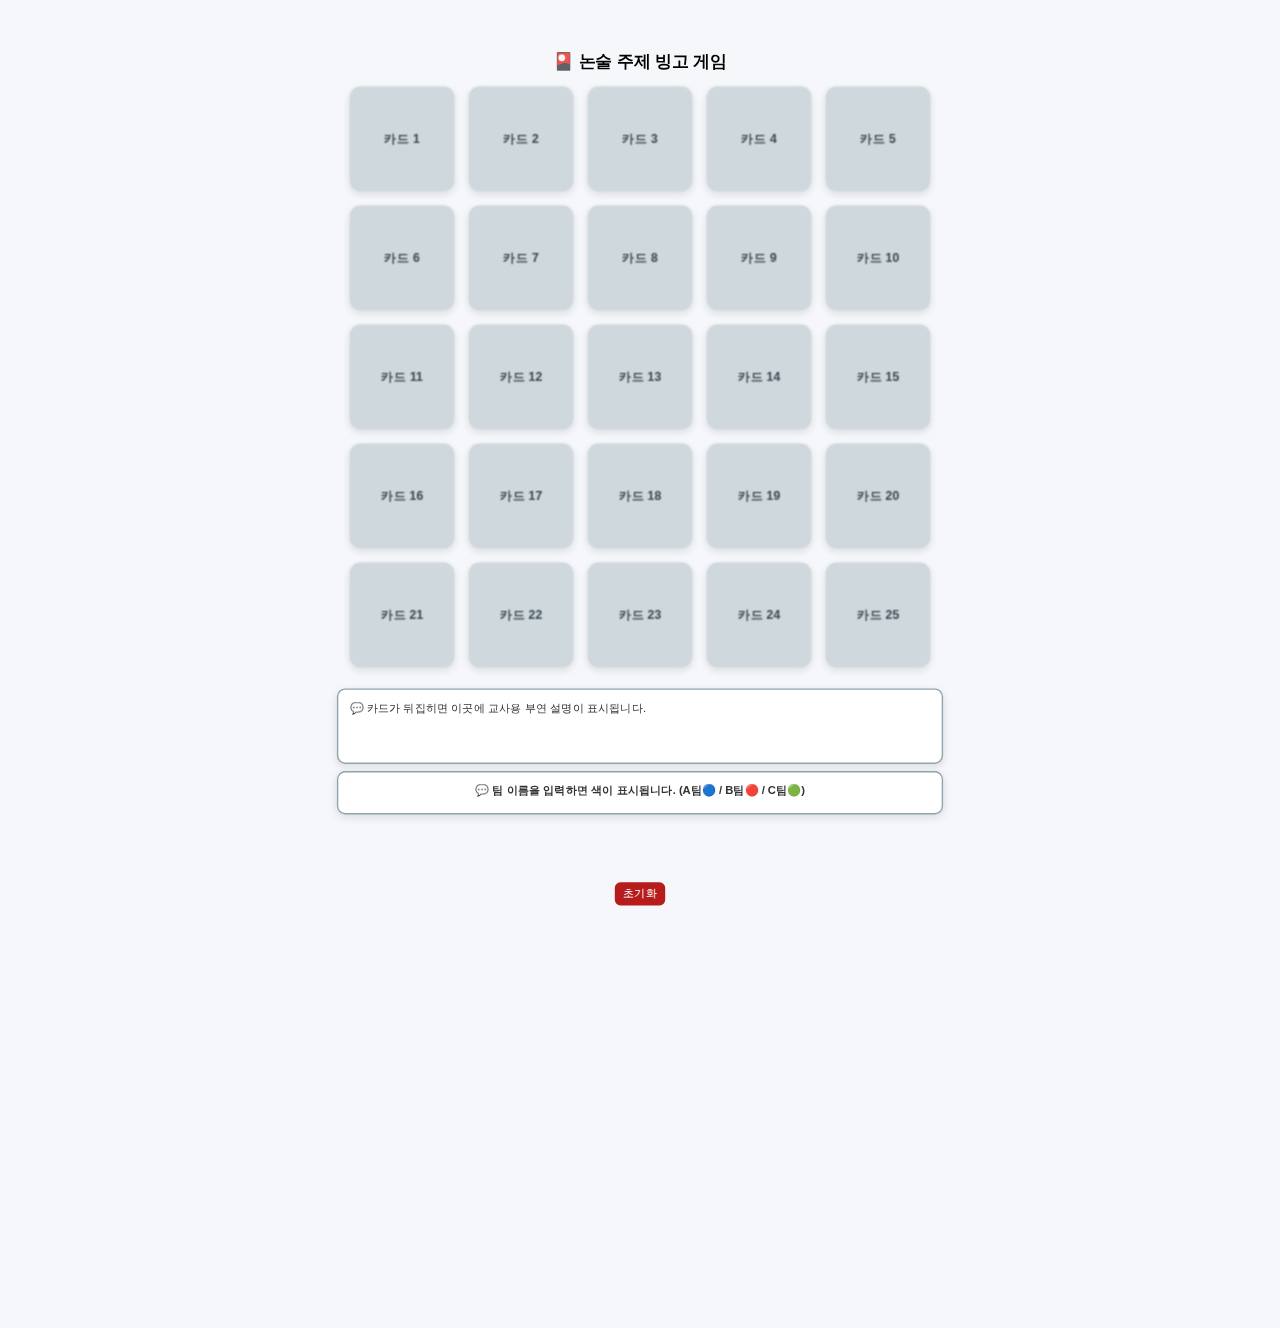
<file: bingo/index.html>
<!DOCTYPE html>
<html lang="ko">
<head>
<meta charset="UTF-8">
<meta name="viewport" content="width=device-width, initial-scale=1.0">
<title>논술 빙고 게임</title>
<!-- 🔽 기본 CSS 및 스크립트 -->
<link rel="stylesheet" href="style.css">
<script src="data2.js"></script> <!-- 🔹여기 숫자만 바꿔서 data2.js, data3.js 로 교체 가능 -->
</head>
<body>

<h2>🎴 논술 주제 빙고 게임</h2>
<div class="grid" id="cardGrid"></div>

<div class="explain-box" id="explainBox">
  💬 카드가 뒤집히면 이곳에 교사용 부연 설명이 표시됩니다.
</div>

<div class="result-box" id="resultBox">
  💬 팀 이름을 입력하면 색이 표시됩니다. (A팀🔵 / B팀🔴 / C팀🟢)
</div>

<div class="controller">
  <button class="reset" onclick="resetBoard()">초기화</button>
</div>

<script src="main.js"></script>
</body>
</html>
</file>
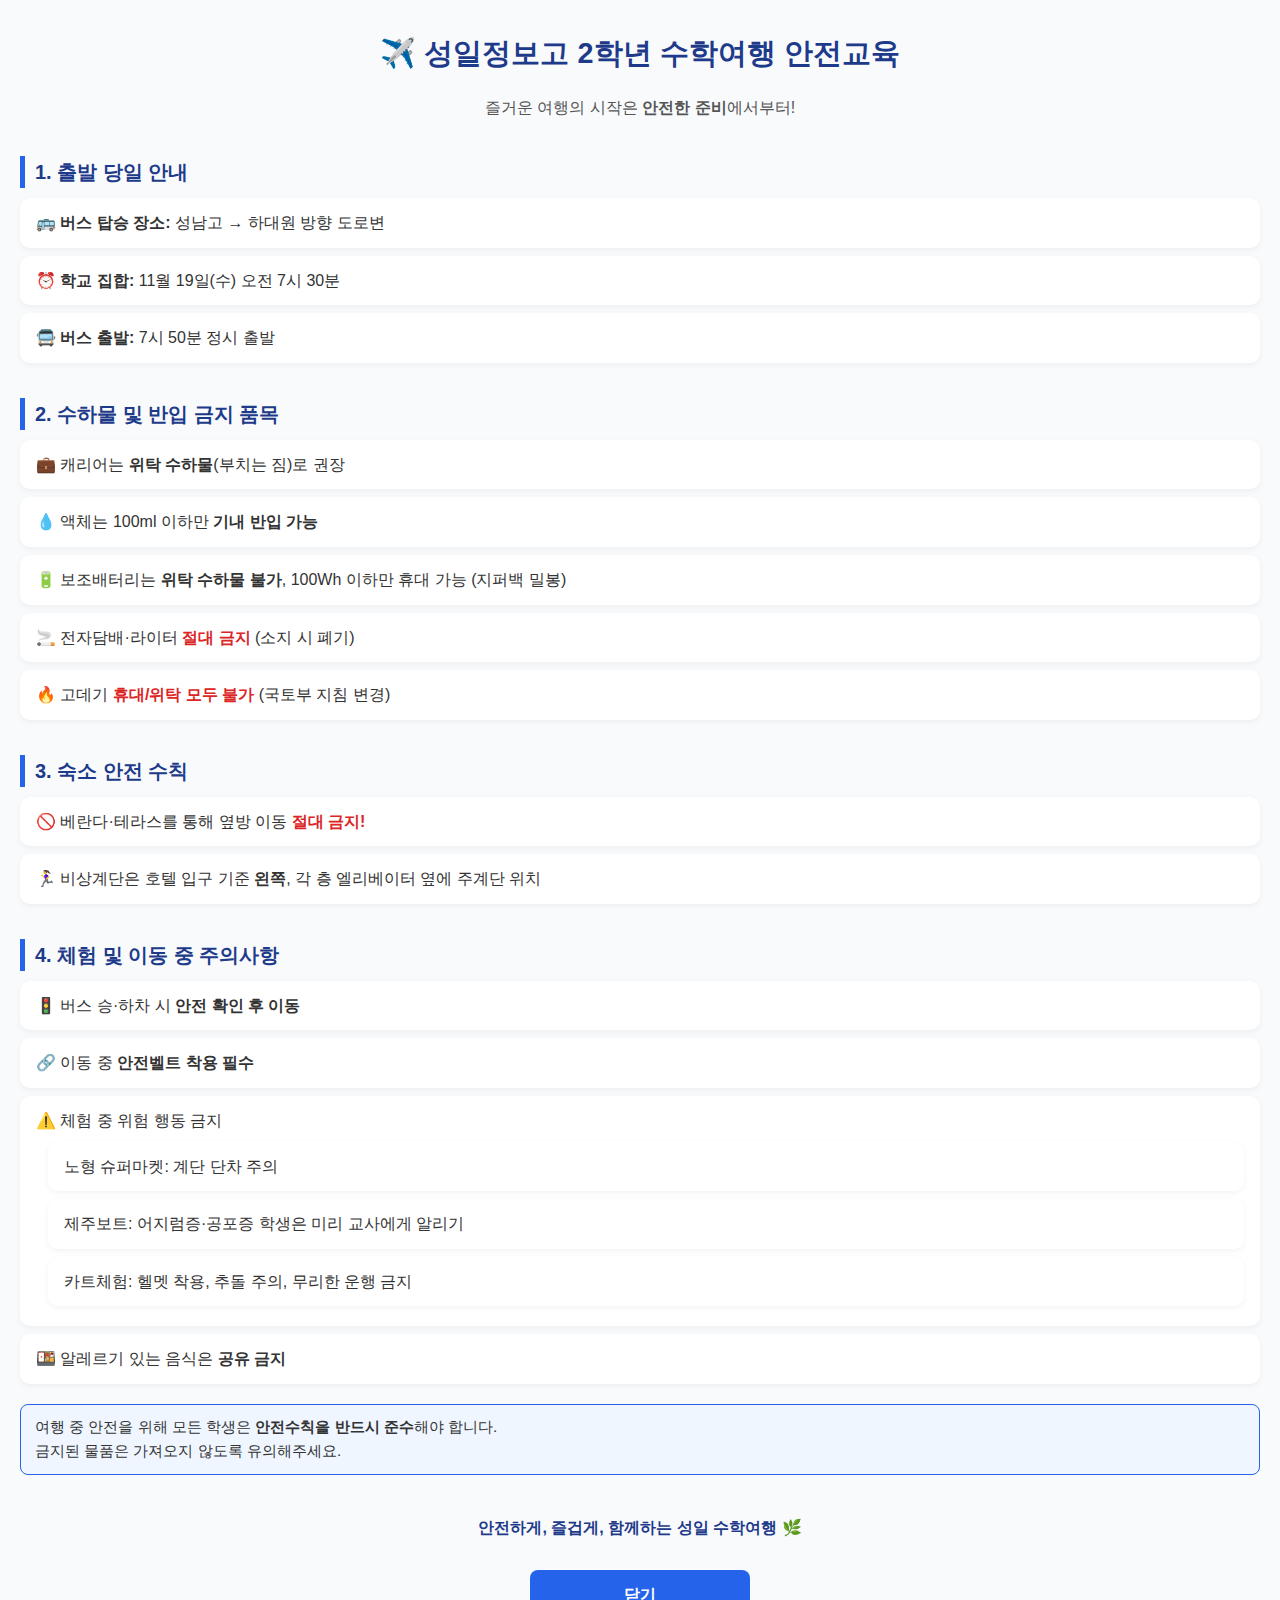
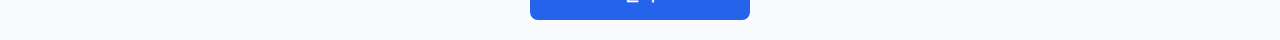
<file: popup1.html>
<!DOCTYPE html>
<html lang="ko">
<head>
  <meta charset="UTF-8">
  <meta name="viewport" content="width=device-width, initial-scale=1.0">
  <title>성일정보고 수학여행 안전교육</title>
  <style>
    :root {
      --main-blue: #2563eb;
      --dark-blue: #1e3a8a;
      --bg-light: #f8fafc;
      --danger: #dc2626;
    }

    * {
      box-sizing: border-box;
      font-family: 'Pretendard', 'Noto Sans KR', sans-serif;
    }

    body {
      background: var(--bg-light);
      padding: 20px;
      margin: 0;
      color: #333;
      line-height: 1.6;
    }

    h1 {
      text-align: center;
      color: var(--dark-blue);
      font-size: 1.8rem;
      margin-top: 10px;
    }

    p.intro {
      text-align: center;
      color: #555;
      margin-bottom: 25px;
    }

    h2 {
      color: var(--dark-blue);
      font-size: 1.25rem;
      margin-top: 35px;
      margin-bottom: 10px;
      border-left: 5px solid var(--main-blue);
      padding-left: 10px;
      text-align: left;
      word-break: keep-all;
    }

    ul {
      list-style: none;
      padding-left: 0;
      margin: 0;
    }

    li {
      background: #fff;
      border-radius: 10px;
      padding: 12px 16px;
      margin: 8px 0;
      box-shadow: 0 2px 6px rgba(0,0,0,0.05);
      word-break: keep-all;
    }

    li ul {
      margin-top: 6px;
      margin-left: 12px;
    }

    .highlight {
      color: var(--danger);
      font-weight: 600;
    }

    .note {
      background: #eff6ff;
      border: 1px solid var(--main-blue);
      padding: 10px 14px;
      margin-top: 20px;
      border-radius: 8px;
      font-size: 0.95rem;
    }

    .footer {
      text-align: center;
      margin-top: 40px;
      font-weight: 600;
      color: var(--dark-blue);
    }

    .button {
      display: block;
      width: 220px;
      margin: 30px auto 0;
      background: var(--main-blue);
      color: white;
      padding: 12px;
      border-radius: 8px;
      text-align: center;
      text-decoration: none;
      font-weight: 600;
      transition: 0.2s;
    }

    .button:hover {
      background: #1d4ed8;
    }

    /* ✅ 반응형 디자인 */
    @media (max-width: 768px) {
      body {
        padding: 16px;
      }

      h1 {
        font-size: 1.5rem;
      }

      h2 {
        font-size: 1.1rem;
        padding-left: 8px;
      }

      li {
        font-size: 0.95rem;
        padding: 10px 14px;
      }

      .button {
        width: 100%;
        max-width: 320px;
        font-size: 0.95rem;
      }
    }

    @media (max-width: 480px) {
      h1 {
        font-size: 1.3rem;
      }

      li {
        font-size: 0.9rem;
      }

      .note {
        font-size: 0.9rem;
      }
    }
  </style>
</head>
<body>
  <h1>✈️ 성일정보고 2학년 수학여행 안전교육</h1>
  <p class="intro">즐거운 여행의 시작은 <strong>안전한 준비</strong>에서부터!</p>

  <h2>1. 출발 당일 안내</h2>
  <ul>
    <li>🚌 <strong>버스 탑승 장소:</strong> 성남고 → 하대원 방향 도로변</li>
    <li>⏰ <strong>학교 집합:</strong> 11월 19일(수) 오전 7시 30분</li>
    <li>🚍 <strong>버스 출발:</strong> 7시 50분 정시 출발</li>
  </ul>

  <h2>2. 수하물 및 반입 금지 품목</h2>
  <ul>
    <li>💼 캐리어는 <strong>위탁 수하물</strong>(부치는 짐)로 권장</li>
    <li>💧 액체는 100ml 이하만 <strong>기내 반입 가능</strong></li>
    <li>🔋 보조배터리는 <strong>위탁 수하물 불가</strong>, 100Wh 이하만 휴대 가능 (지퍼백 밀봉)</li>
    <li>🚬 전자담배·라이터 <span class="highlight">절대 금지</span> (소지 시 폐기)</li>
    <li>🔥 고데기 <span class="highlight">휴대/위탁 모두 불가</span> (국토부 지침 변경)</li>
  </ul>

  <h2>3. 숙소 안전 수칙</h2>
  <ul>
    <li>🚫 베란다·테라스를 통해 옆방 이동 <span class="highlight">절대 금지!</span></li>
    <li>🏃‍♀️ 비상계단은 호텔 입구 기준 <strong>왼쪽</strong>, 각 층 엘리베이터 옆에 주계단 위치</li>
  </ul>

  <h2>4. 체험 및 이동 중 주의사항</h2>
  <ul>
    <li>🚦 버스 승·하차 시 <strong>안전 확인 후 이동</strong></li>
    <li>🔗 이동 중 <strong>안전벨트 착용 필수</strong></li>
    <li>⚠️ 체험 중 위험 행동 금지  
      <ul>
        <li>노형 슈퍼마켓: 계단 단차 주의</li>
        <li>제주보트: 어지럼증·공포증 학생은 미리 교사에게 알리기</li>
        <li>카트체험: 헬멧 착용, 추돌 주의, 무리한 운행 금지</li>
      </ul>
    </li>
    <li>🍱 알레르기 있는 음식은 <strong>공유 금지</strong></li>
  </ul>

  <div class="note">
    여행 중 안전을 위해 모든 학생은 <strong>안전수칙을 반드시 준수</strong>해야 합니다.<br>
    금지된 물품은 가져오지 않도록 유의해주세요.
  </div>

  <div class="footer">안전하게, 즐겁게, 함께하는 성일 수학여행 🌿</div>
  <a href="#" class="button" onclick="window.close()">닫기</a>
</body>
</html>
</file>
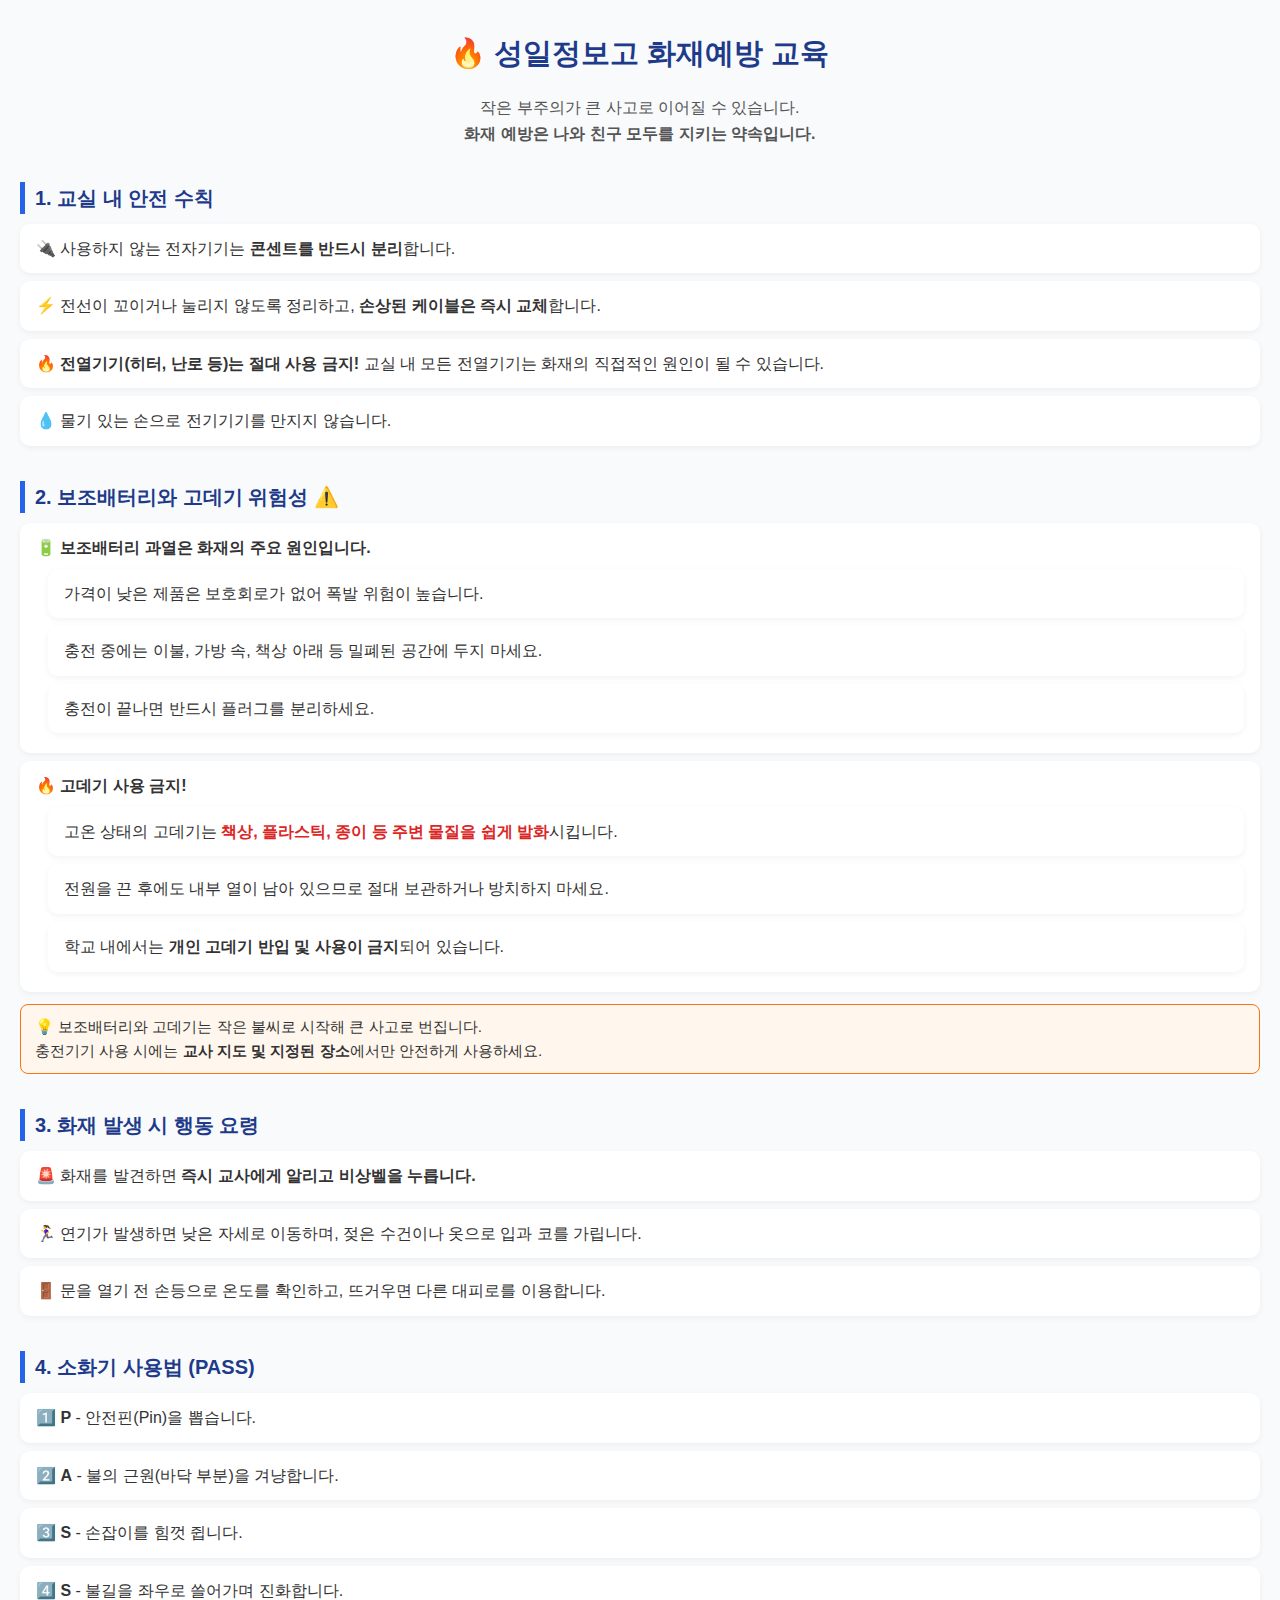
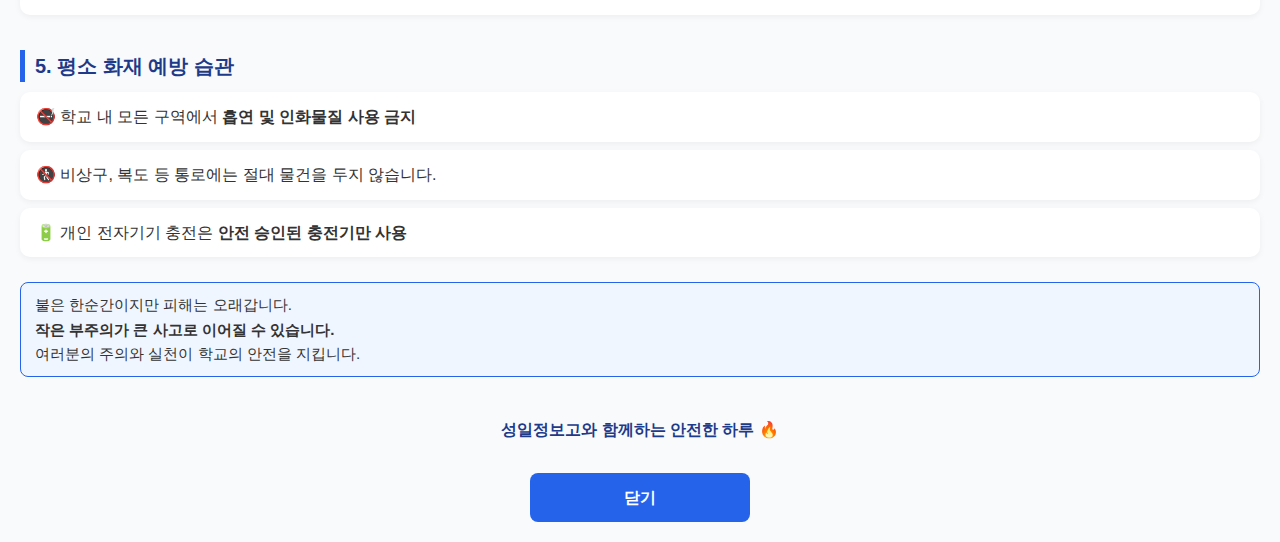
<file: popup2.html>
<!DOCTYPE html>
<html lang="ko">
<head>
  <meta charset="UTF-8">
  <meta name="viewport" content="width=device-width, initial-scale=1.0">
  <title>성일정보고 화재예방 교육</title>
  <style>
    :root {
      --main-blue: #2563eb;
      --dark-blue: #1e3a8a;
      --bg-light: #f8fafc;
      --danger: #dc2626;
      --warning: #f97316;
    }

    * {
      box-sizing: border-box;
      font-family: 'Pretendard', 'Noto Sans KR', sans-serif;
    }

    body {
      background: var(--bg-light);
      padding: 20px;
      margin: 0;
      color: #333;
      line-height: 1.6;
    }

    h1 {
      text-align: center;
      color: var(--dark-blue);
      font-size: 1.8rem;
      margin-top: 10px;
    }

    p.intro {
      text-align: center;
      color: #555;
      margin-bottom: 25px;
    }

    h2 {
      color: var(--dark-blue);
      font-size: 1.25rem;
      margin-top: 35px;
      margin-bottom: 10px;
      border-left: 5px solid var(--main-blue);
      padding-left: 10px;
      text-align: left;
      word-break: keep-all;
    }

    ul {
      list-style: none;
      padding-left: 0;
      margin: 0;
    }

    li {
      background: #fff;
      border-radius: 10px;
      padding: 12px 16px;
      margin: 8px 0;
      box-shadow: 0 2px 6px rgba(0,0,0,0.05);
      word-break: keep-all;
    }

    li ul {
      margin-top: 6px;
      margin-left: 12px;
    }

    .highlight {
      color: var(--danger);
      font-weight: 600;
    }

    .warning {
      background: #fff7ed;
      border: 1px solid var(--warning);
      padding: 10px 14px;
      border-radius: 8px;
      font-size: 0.95rem;
      margin-top: 12px;
    }

    .note {
      background: #eff6ff;
      border: 1px solid var(--main-blue);
      padding: 10px 14px;
      margin-top: 25px;
      border-radius: 8px;
      font-size: 0.95rem;
    }

    .footer {
      text-align: center;
      margin-top: 40px;
      font-weight: 600;
      color: var(--dark-blue);
    }

    .button {
      display: block;
      width: 220px;
      margin: 30px auto 0;
      background: var(--main-blue);
      color: white;
      padding: 12px;
      border-radius: 8px;
      text-align: center;
      text-decoration: none;
      font-weight: 600;
      transition: 0.2s;
    }

    .button:hover {
      background: #1d4ed8;
    }

    @media (max-width: 768px) {
      body { padding: 16px; }
      h1 { font-size: 1.5rem; }
      h2 { font-size: 1.1rem; padding-left: 8px; }
      li { font-size: 0.95rem; padding: 10px 14px; }
      .button { width: 100%; max-width: 320px; font-size: 0.95rem; }
    }

    @media (max-width: 480px) {
      h1 { font-size: 1.3rem; }
      li, .note, .warning { font-size: 0.9rem; }
    }
  </style>
</head>
<body>
  <h1>🔥 성일정보고 화재예방 교육</h1>
  <p class="intro">작은 부주의가 큰 사고로 이어질 수 있습니다.<br>
  <strong>화재 예방은 나와 친구 모두를 지키는 약속입니다.</strong></p>

  <h2>1. 교실 내 안전 수칙</h2>
  <ul>
    <li>🔌 사용하지 않는 전자기기는 <strong>콘센트를 반드시 분리</strong>합니다.</li>
    <li>⚡ 전선이 꼬이거나 눌리지 않도록 정리하고, <strong>손상된 케이블은 즉시 교체</strong>합니다.</li>
    <li>🔥 <strong>전열기기(히터, 난로 등)는 절대 사용 금지!</strong>  
      교실 내 모든 전열기기는 화재의 직접적인 원인이 될 수 있습니다.</li>
    <li>💧 물기 있는 손으로 전기기기를 만지지 않습니다.</li>
  </ul>

  <h2>2. 보조배터리와 고데기 위험성 ⚠️</h2>
  <ul>
    <li>🔋 <strong>보조배터리 과열은 화재의 주요 원인입니다.</strong>  
      <ul>
        <li>가격이 낮은 제품은 보호회로가 없어 폭발 위험이 높습니다.</li>
        <li>충전 중에는 이불, 가방 속, 책상 아래 등 밀폐된 공간에 두지 마세요.</li>
        <li>충전이 끝나면 반드시 플러그를 분리하세요.</li>
      </ul>
    </li>

    <li>🔥 <strong>고데기 사용 금지!</strong>  
      <ul>
        <li>고온 상태의 고데기는 <span class="highlight">책상, 플라스틱, 종이 등 주변 물질을 쉽게 발화</span>시킵니다.</li>
        <li>전원을 끈 후에도 내부 열이 남아 있으므로 절대 보관하거나 방치하지 마세요.</li>
        <li>학교 내에서는 <strong>개인 고데기 반입 및 사용이 금지</strong>되어 있습니다.</li>
      </ul>
    </li>
  </ul>

  <div class="warning">
    💡 보조배터리와 고데기는 작은 불씨로 시작해 큰 사고로 번집니다.<br>
    충전기기 사용 시에는 <strong>교사 지도 및 지정된 장소</strong>에서만 안전하게 사용하세요.
  </div>

  <h2>3. 화재 발생 시 행동 요령</h2>
  <ul>
    <li>🚨 화재를 발견하면 <strong>즉시 교사에게 알리고 비상벨을 누릅니다.</strong></li>
    <li>🏃‍♀️ 연기가 발생하면 낮은 자세로 이동하며, 젖은 수건이나 옷으로 입과 코를 가립니다.</li>
    <li>🚪 문을 열기 전 손등으로 온도를 확인하고, 뜨거우면 다른 대피로를 이용합니다.</li>
  </ul>

  <h2>4. 소화기 사용법 (PASS)</h2>
  <ul>
    <li>1️⃣ <strong>P</strong> - 안전핀(Pin)을 뽑습니다.</li>
    <li>2️⃣ <strong>A</strong> - 불의 근원(바닥 부분)을 겨냥합니다.</li>
    <li>3️⃣ <strong>S</strong> - 손잡이를 힘껏 쥡니다.</li>
    <li>4️⃣ <strong>S</strong> - 불길을 좌우로 쓸어가며 진화합니다.</li>
  </ul>

  <h2>5. 평소 화재 예방 습관</h2>
  <ul>
    <li>🚭 학교 내 모든 구역에서 <strong>흡연 및 인화물질 사용 금지</strong></li>
    <li>🚷 비상구, 복도 등 통로에는 절대 물건을 두지 않습니다.</li>
    <li>🔋 개인 전자기기 충전은 <strong>안전 승인된 충전기만 사용</strong></li>
  </ul>

  <div class="note">
    불은 한순간이지만 피해는 오래갑니다.<br>
    <strong>작은 부주의가 큰 사고로 이어질 수 있습니다.</strong><br>
    여러분의 주의와 실천이 학교의 안전을 지킵니다.
  </div>

  <div class="footer">성일정보고와 함께하는 안전한 하루 🔥</div>
  <a href="#" class="button" onclick="window.close()">닫기</a>
</body>
</html>
</file>
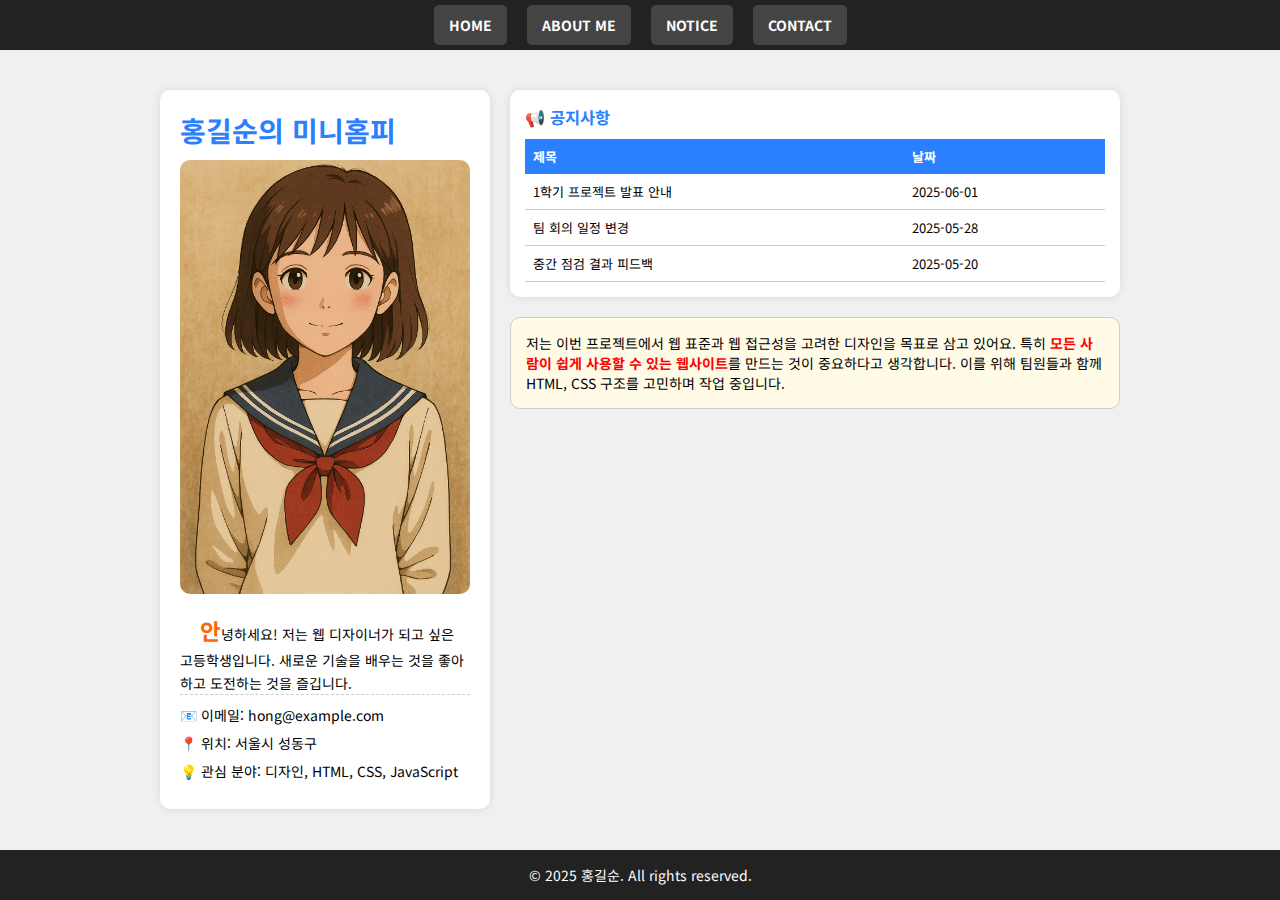
<file: site2.html>
<!DOCTYPE html>
<html lang="ko">
<head>
  <meta charset="UTF-8">
  <title>나만의 미니 홈페이지 - 확장 버전</title>
  <link href="https://fonts.googleapis.com/css2?family=Noto+Sans+KR:wght@400;700&display=swap" rel="stylesheet">
  <style>
    * { margin: 0; padding: 0; box-sizing: border-box; }
    ul, li { list-style: none; }
    a { text-decoration: none; color: white; transition: 0.3s; }

    body {
      font-family: 'Noto Sans KR', sans-serif;
      font-size: 14px;
      background: #f0f0f0;
      padding-top: 70px;
    }

    /* 고정 메뉴 */
    #header {
      position: fixed;
      top: 0;
      left: 0;
      width: 100%;
      background: #222;
      padding: 15px;
      z-index: 999;
    }

    #header ul {
      display: flex;
      justify-content: center;
      gap: 20px;
    }

    #header li a {
      padding: 10px 15px;
      background: #444;
      border-radius: 5px;
      font-weight: bold;
    }

    #header li a:hover {
      background: #2a80ff;
    }

    /* 메인 구조 */
    #container {
      display: flex;
      max-width: 1000px;
      margin: 0 auto;
      padding: 20px;
      gap: 20px;
    }

    /* 왼쪽 프로필 */
    .profile {
      width: 35%;
      background: #fff;
      padding: 20px;
      border-radius: 10px;
      box-shadow: 0 0 8px rgba(0,0,0,0.1);
    }

    .profile h1 {
      color: #2a80ff;
      margin-bottom: 10px;
    }

    .profile h2 {
      font-size: 0;
      position: absolute;
      left: -9999px;
    }

    .profile img {
      width: 100%;
      border-radius: 10px;
      margin-bottom: 15px;
    }

    .profile p {
      text-indent: 20px;
      line-height: 1.6;
      border-bottom: 1px dashed #ccc;
      margin-bottom: 10px;
    }

    .profile p::first-letter {
      font-size: 160%;
      color: #ff6600;
      font-weight: bold;
    }

    .profile ul li {
      margin: 8px 0;
    }

    /* 오른쪽 콘텐츠 */
    .notice {
      width: 65%;
    }

    .notice .table-box {
      background: #fff;
      padding: 15px;
      border-radius: 10px;
      box-shadow: 0 0 8px rgba(0,0,0,0.1);
    }

    .notice table {
      width: 100%;
      border-collapse: collapse;
      font-size: 13px;
    }

    .notice th {
      background: #2a80ff;
      color: #fff;
      padding: 8px;
      text-align: left;
    }

    .notice td {
      padding: 8px;
      border-bottom: 1px solid #ccc;
    }

    .notice tr:hover {
      background: #f0f8ff;
    }

    .content {
      margin-top: 20px;
      padding: 15px;
      background: #fffbe7;
      border-radius: 10px;
      border: 1px solid #ccc;
      max-height: 150px;
      overflow: auto;
    }

    .content span {
      color: red;
      font-weight: bold;
    }

    footer {
      position: fixed;
      left: 0;
      bottom: 0;
      width: 100%;
      margin-top: 40px;
      padding: 15px;
      background: #222;
      color: #fff;
      text-align: center;
    }

    address {
      font-style: normal;
    }
  </style>
</head>
<body>

  <!-- 고정 메뉴 -->
  <div id="header">
    <ul>
      <li><a href="#">HOME</a></li>
      <li><a href="#">ABOUT ME</a></li>
      <li><a href="#">NOTICE</a></li>
      <li><a href="#">CONTACT</a></li>
    </ul>
  </div>

  <!-- 메인 영역 -->
  <div id="container">

    <!-- 프로필 -->
    <div class="profile">
      <h1>홍길순의 미니홈피</h1>
      <h2>접근성용 제목</h2>
      <img src="images/profile.png" alt="프로필 이미지">
      <p>안녕하세요! 저는 웹 디자이너가 되고 싶은 고등학생입니다. 새로운 기술을 배우는 것을 좋아하고 도전하는 것을 즐깁니다.</p>
      <ul>
        <li>📧 이메일: hong@example.com</li>
        <li>📍 위치: 서울시 성동구</li>
        <li>💡 관심 분야: 디자인, HTML, CSS, JavaScript</li>
      </ul>
    </div>

    <!-- 공지사항 + 본문 -->
    <div class="notice">
      <div class="table-box">
        <h3 style="margin-bottom:10px; color:#2a80ff;">📢 공지사항</h3>
        <table>
          <tr>
            <th>제목</th>
            <th>날짜</th>
          </tr>
          <tr>
            <td>1학기 프로젝트 발표 안내</td>
            <td>2025-06-01</td>
          </tr>
          <tr>
            <td>팀 회의 일정 변경</td>
            <td>2025-05-28</td>
          </tr>
          <tr>
            <td>중간 점검 결과 피드백</td>
            <td>2025-05-20</td>
          </tr>
        </table>
      </div>

      <div class="content">
        <p>
          저는 이번 프로젝트에서 웹 표준과 웹 접근성을 고려한 디자인을 목표로 삼고 있어요.
          특히 <span>모든 사람이 쉽게 사용할 수 있는 웹사이트</span>를 만드는 것이 중요하다고 생각합니다.
          이를 위해 팀원들과 함께 HTML, CSS 구조를 고민하며 작업 중입니다.
        </p>
      </div>
    </div>

  </div>

  <!-- 푸터 -->
  <footer>
    <address>&copy; 2025 홍길순. All rights reserved.</address>
  </footer>

</body>
</html>
</file>
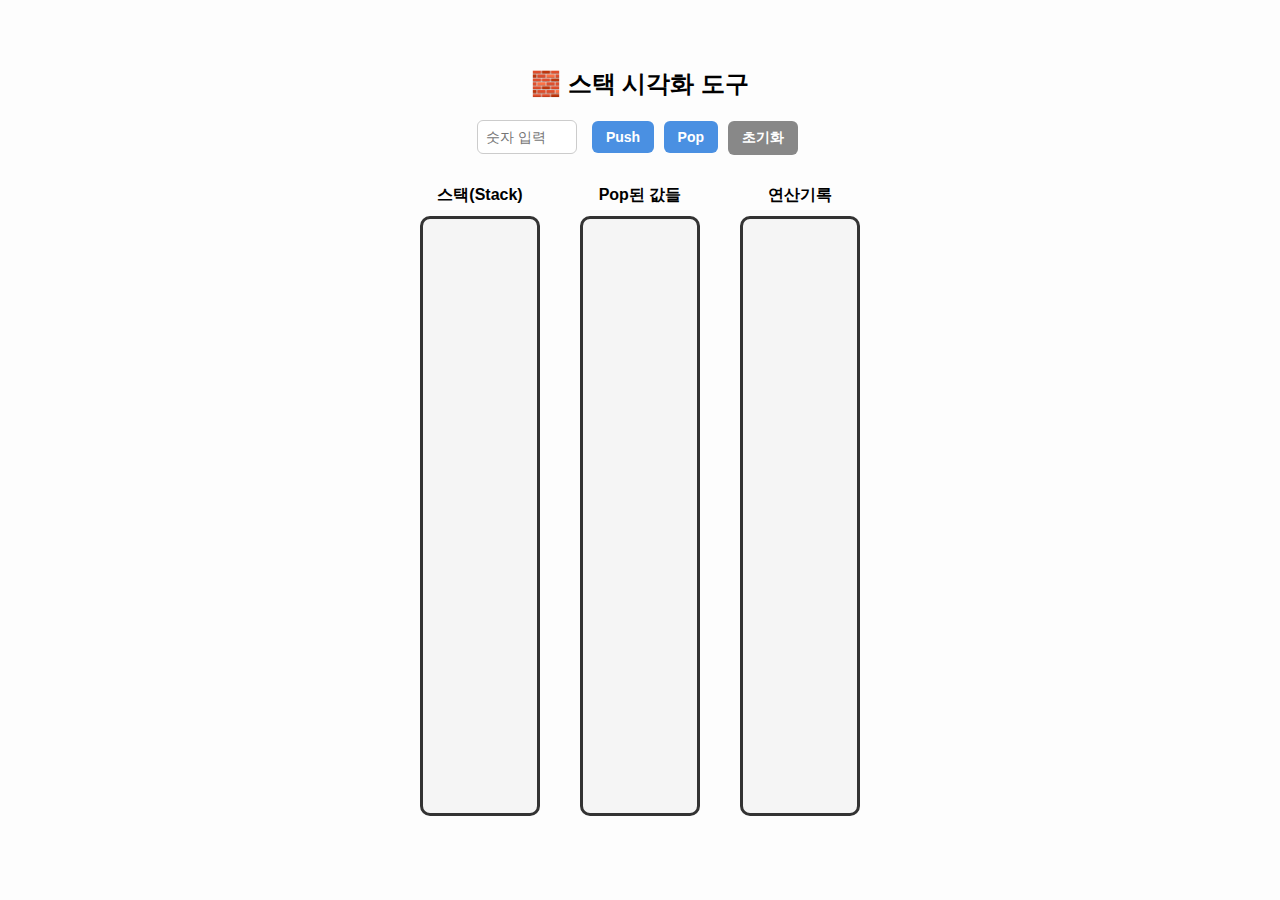
<file: stack.html>
<!DOCTYPE html>
<html lang="ko">
<head>
  <meta charset="UTF-8" />
  <title>스택 시각화</title>
  <style>
    * { box-sizing: border-box; }
    body {
      font-family: 'Segoe UI', sans-serif;
      display: flex;
      flex-direction: column;
      align-items: center;
      padding: 40px;
      background: #fdfdfd;
    }
    h2 { margin-bottom: 20px; }
    .controls {
      margin-bottom: 30px;
    }
    input {
      width: 100px;
      padding: 8px;
      margin-right: 10px;
      border: 1px solid #ccc;
      border-radius: 6px;
      font-size: 14px;
    }
    button {
      padding: 8px 14px;
      margin-right: 5px;
      font-size: 14px;
      font-weight: bold;
      border: none;
      border-radius: 6px;
      background-color: #4a90e2;
      color: white;
      cursor: pointer;
      transition: background 0.2s;
    }
    button:hover {
      background-color: #357ac9;
    }
    .main-area {
      display: flex;
      gap: 40px;
      flex-wrap: wrap;
      justify-content: center;
    }
    .stack-area, .popped-area, .ops-area {
      display: flex;
      flex-direction: column;
      align-items: center;
    }
    .label {
      font-weight: bold;
      margin-bottom: 10px;
      font-size: 16px;
    }
    #stack-container, #popped-container {
      width: 120px;
      height: 600px;
      border: 3px solid #333;
      display: flex;
      flex-direction: column-reverse;
      justify-content: flex-start;
      align-items: center;
      background: #f5f5f5;
      border-radius: 10px;
      padding: 5px;
      overflow-y: auto;
    }
    #ops-container {
      width: 120px;
      height: 600px; /* 세로 두 배로 확장 */
      border: 3px solid #333;
      display: flex;
      flex-direction: column-reverse;
      justify-content: flex-start;
      align-items: center;
      background: #f5f5f5;
      border-radius: 10px;
      padding: 5px;
      overflow-y: auto;
    }
    .stack-item {
      width: 80px;
      height: 30px;
      margin: 4px 0;
      background: #4a90e2;
      color: white;
      display: flex;
      align-items: center;
      justify-content: center;
      border-radius: 6px;
      font-weight: bold;
      box-shadow: 0 1px 3px rgba(0,0,0,0.1);
    }
    .popped-item {
      background: #e74c3c;
    }
    .op-item {
      width: 30px;
      height: 30px;
      margin: 4px 0;
      font-size: 18px;
      font-weight: bold;
      color: #333;
    }
  </style>
</head>
<body>

<h2>🧱 스택 시각화 도구</h2>

<div class="controls">
  <input type="number" id="inputValue" placeholder="숫자 입력" />
  <button onclick="pushStack()">Push</button>
  <button onclick="popStack()">Pop</button>
  <button onclick="resetStack()" style="background-color: #888;">초기화</button>
</div>

<div class="main-area">
  <div class="stack-area">
    <div class="label">스택(Stack)</div>
    <div id="stack-container"></div>
  </div>
  <div class="popped-area">
    <div class="label">Pop된 값들</div>
    <div id="popped-container"></div>
  </div>
  <div class="ops-area">
    <div class="label">연산기록</div>
    <div id="ops-container"></div>
  </div>
</div>

<script>
  const stackContainer = document.getElementById("stack-container");
  const poppedContainer = document.getElementById("popped-container");
  const opsContainer = document.getElementById("ops-container");
  let stack = [];

  function pushStack() {
    const value = document.getElementById("inputValue").value.trim();
    if (value === "") return;

    const item = document.createElement("div");
    item.className = "stack-item";
    item.innerText = value;

    stack.push(item);
    stackContainer.appendChild(item);

    addOperation("+");

    document.getElementById("inputValue").value = "";
    document.getElementById("inputValue").focus();
  }

  function popStack() {
    if (stack.length === 0) return;

    const topItem = stack.pop();
    stackContainer.removeChild(topItem);

    const poppedItem = topItem.cloneNode(true);
    poppedItem.classList.add("popped-item");
    poppedContainer.appendChild(poppedItem);

    addOperation("-");
  }

  function resetStack() {
    stack = [];
    stackContainer.innerHTML = "";
    poppedContainer.innerHTML = "";
    opsContainer.innerHTML = "";
  }

  function addOperation(symbol) {
    const op = document.createElement("div");
    op.className = "op-item";
    op.innerText = symbol;
    opsContainer.appendChild(op);
  }
</script>

</body>
</html>
</file>
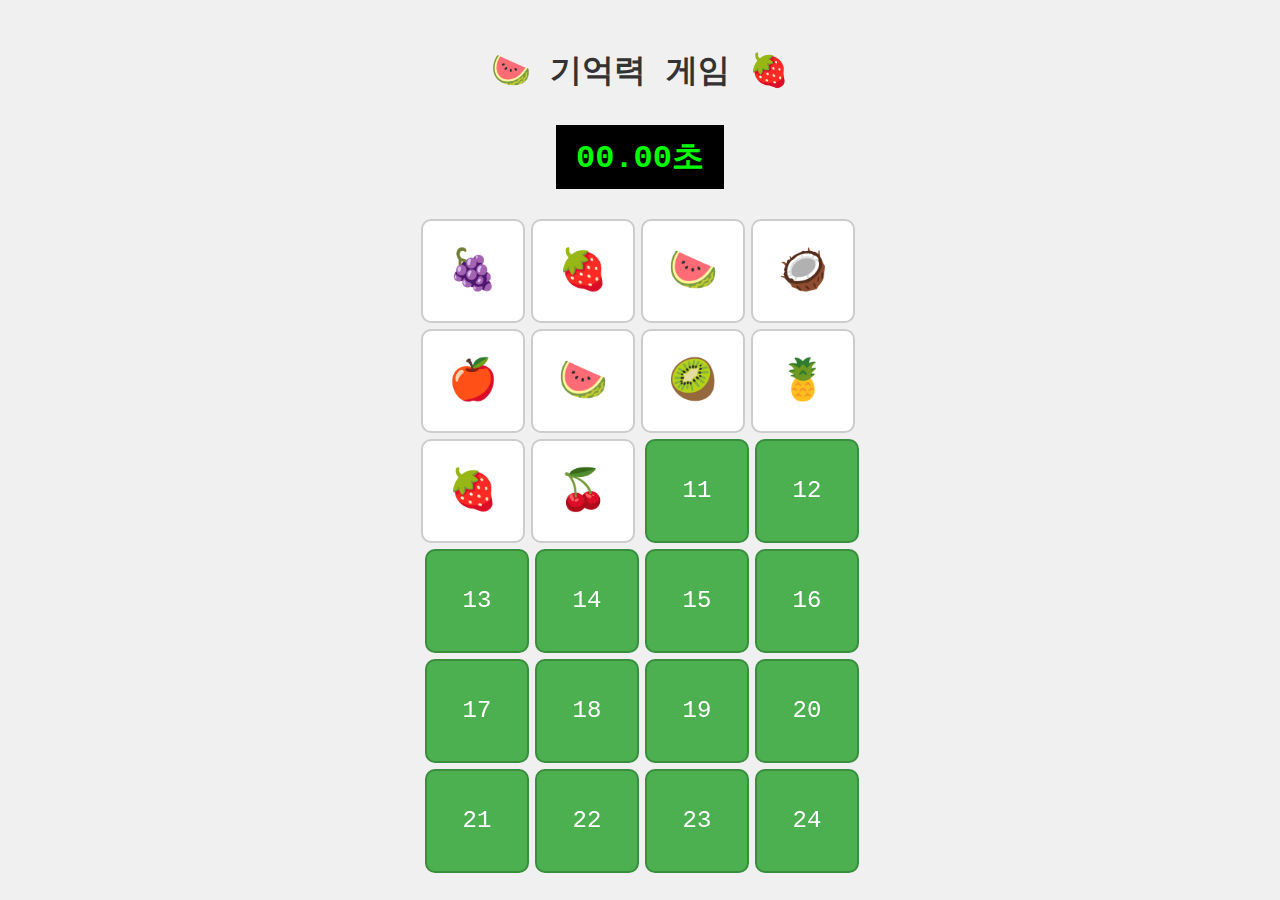
<file: memoryGame/memoryGame.html>
<!DOCTYPE html>
<html lang="ko">
<head>
    <meta charset="UTF-8">
    <title>기억력 게임</title>
    <style>
        body {
            font-family: 'Courier New', monospace;
            text-align: center;
            background-color: #f0f0f0;
            padding: 20px;
        }
        h1 {
            color: #333;
        }
        #timer {
            font-size: 32px;
            font-weight: bold;
            background-color: #000;
            color: #00ff00;
            display: inline-block;
            padding: 10px 20px;
            margin-top: 10px;
        }
        .game-board {
            display: grid;
            grid-template-columns: repeat(4, 100px);
            gap: 10px;
            justify-content: center;
            margin-top: 30px;
        }
        /* 아래 스크립트 완료 후 여기부터 스타일 */
        .card {
            width: 100px;
            height: 100px;
            position: relative;
            perspective: 1000px; /* 3D 회전을 위한 원근감 */
            cursor: pointer;
        }
        /* 카드 앞뒤를 뒤집는 애니메이션 */
        .card-inner {
            width: 100%;
            height: 100%;
            position: absolute;
            transform-style: preserve-3d;
            transition: transform 0.6s;
            transform: rotateY(0deg); /* 기본은 앞면 안 보이게 */
        }

        /* 카드가 뒤집히면 앞면이 보임 */
        .card.flipped .card-inner {
            transform: rotateY(180deg);
        }


        .card-front, .card-back {
            width: 100%;
            height: 100%;
            position: absolute;
            backface-visibility: hidden;
            border-radius: 10px;
            font-size: 40px;
            display: flex;
            align-items: center;
            justify-content: center;
        }

        .card-front {
            background: #fff;
            border: 2px solid #ccc;
            transform: rotateY(180deg); /* 앞면은 회전되어 있음 */
        }

        .card-back {
            background: #4caf50;
            border: 2px solid #388e3c;
            font-size: 24px;
            color: white;
            transform: rotateY(0deg); /* 뒷면은 기본 상태 */
        }
    </style>
</head>
<body>
    <h1>🍉 기억력 게임 🍓</h1>
    <div id="timer">00.00초</div>
    <div class="game-board" id="gameBoard"></div>

    <audio src="sounds/pageturn-102978.mp3" id="flipSound" preload="auto"></audio>
    <audio src="sounds/correct-356013.mp3" id="correctSound" preload="auto"></audio>
    <audio src="sounds/error-03-125761.mp3" id="errorSound" preload="auto"></audio>
    <audio src="sounds/you-win-sequence-3-183950.mp3" id="winSound" preload="auto"></audio>

    <script>
        const soundFlip = document.getElementById("flipSound");
        const soundCorrect = document.getElementById("correctSound");
        const soundError = document.getElementById("errorSound");
        const soundWin = document.getElementById("winSound");
        // 상수로 처리하는 이유
        // 1. 성능 -> DOM 탐색은 비용이 크기 때문에 반복 호출 줄이기
        // 2. 가독성 -> 짧고 읽기 쉬운 코드로 작성 가능
        // 3. 유지보수 -> 수정 시 한 곳만 고치면 됨
        // 4. 오류방지 -> 오타나 null 접근 문제 줄임
        // 5. 재사용성 -> 여러 곳에서 효율적으로 사용할 수 있음

        soundFlip.volume = 1.0;
        soundCorrect.volume = 0.3;
        soundError.volume = 0.3;
        soundWin.volume = 1.0;

        function playSound(audio) {
            audio.currentTime = 0;  // 오디오를 맨 처음(0초 위치)부터 재생하도록 설정
            audio.play();
        }

        const emojis = [
            '🍎', '🍌', '🍇', '🍓', '🍊', '🥝',
            '🍍', '🥥', '🍒', '🍉', '🍐', '🍑'
        ];

        // 과일 2개 생성하여 섞기
        const shuffled = [...emojis, ...emojis].sort(() => Math.random() - 0.5);
        // ...emojis
        // ... 스프레드 문법 -> 스프레드 연산자
        // 배열의 값을 나열해주는 것!
        // ...emojis, ...emojis 는 결국 배열을 2번 복제해서 shuffled 배열에 담는 것
        // array.sort(() => Math.random() - 0.5);
        // Math.random()은 0 이상 1 미만의 실수 (예: 0.723, 0.102 등)를 반환
        // 여기서 0.5를 빼면 -0.5 ~ +0.5 사이의 수가 랜덤으로 나옴
        // 예: 0.2 - 0.5 = -0.3 (음수)
        // 예: 0.8 - 0.5 = +0.3 (양수)
        // 양수이면 그대로, 음수가 나오면 순서를 바꿔

        const gameBoard = document.getElementById('gameBoard');
        const timerDisplay = document.getElementById('timer');
        
        let firstCard = null;     // 첫 번째 선택 카드
        let secondCard = null;    // 두 번째 선택 카드
        let lockBoard = true;     // 클릭 잠금 상태
        let matchedCount = 0;     // 맞춘 카드 수
        let startTime = 0;        // 시작 시간
        let timerInterval = null; // 타이머 반복

        // 타이머 시작
        function startTimer() {
            startTime = performance.now();
            // performance.now()는 현재 시점을 "밀리초(ms)" 단위로 아주 정밀하게 측정해주는 고해상도 타이머 함수
            timerInterval = setInterval(() => {
                const elapsed = (performance.now() - startTime) / 1000;
                timerDisplay.textContent = `${elapsed.toFixed(2)}초`;
            }, 10);
        }
        // 1. setInterval(() => { ... }, 10);
        // - setInterval**은 일정 시간 간격으로 코드를 계속 반복해서 실행하는 함수
        // - 10은 간격을 10밀리초(0.01초)로 설정
        // 2. performance.now() - startTime
        // - performance.now()는 현재 시간 (페이지 로드 후 기준, 밀리초)
        // - startTime은 게임이 시작된 순간의 시간
        // -> 게임이 시작된 후 지난 시간(밀리초)로 나타냄
        // 3. / 1000
        // - 밀리초(ms)를 초(s)로 바꿈 (예: 1250ms -> 1.25s)
        // 4. elapsed(일랩스트).toFixed(2)
        // - elapsed 는 실수, toFixed(2)는 소숫점 2자리
        // 5. timerDisplay.textContent = ...
        // - timerDisplay는 <div id="timer"> 요소
        // - .textContent는 HTML 안의 글자를 바꾸는 기능

        // 타이머 정지
        function stopTimer() {
            clearInterval(timerInterval);
        }

        // 카드 HTML 요소 생성
        function createCard(emoji, index) { // 카드 앞면의 과일 이모지, 카드 뒷면의 숫자
            const card = document.createElement('div');  // 새로운 <div> 요소를 생성함. 단, 아직 화면에 보이지 않고 변수 card에 담김
            card.classList.add('card');  // card 라는 요소에 "card"라는 클래스를 추가
            card.dataset.emoji = emoji;  // HTML요소에 data-emoji="🍎" 속성을 추가하는 코드 -> 카드 짝 맞는지 비교할 때 사용
            // dataset 은 HTML 의 data-* 속성을 자바스크립트에서 다루기 위한 방법
            card.innerHTML = `
                <div class="card-inner">
                    <div class="card-front">${emoji}</div>
                    <div class="card-back">${index + 1}</div>
                </div>
            `;
            // card 안에 들어갈 내부 HTML을 문자열로 한 번에 만들어서 추가
            return card;
            // 완성된 card DOM요소를 결과로 반환
            // 추후 gameBoard.appendChild(card) 로 게임판에 붙여줘야 실제로 보이게 됨
        }

        // 카드 생성 및 게임판에 추가
        shuffled.forEach((emoji, idx) => {
            const card = createCard(emoji, idx);
            gameBoard.appendChild(card);
        });
        // 1. shuffled.forEach((emoji, idx) => { ... });
        // - forEach()는 배열의 모든 요소를 하나씩 꺼내서 반복하는 함수
        // - emoji는 현재 요소 (이모지 하나)
        // - idx는 현재 인덱스 (0부터 시작하는 번호)
        // 2. const card = createCard(emoji, idx);
        // - 앞서 만든 createCard() 함수 호출
        // - emoji를 카드 앞면 그림으로 사용
        // - idx는 뒷면 숫자 표시용 (index + 1)
        // -> 하나의 카드 DOM 요소를 생성하는 것!!
        //3. gameBoard.appendChild(card);
        // - card를 실제 게임판에 추가
        // - gameBoard는 HTML의 이 부분:
        // - <div class="game-board" id="gameBoard"></div>
        // -> gameBoard 안에 카드들이 하나씩 붙어서 전체 카드판이 완성되는 구조야.

        const allCards = document.querySelectorAll('.card');
        // querySelectorAll(...) -> 특정 조건에 맞는 모든 요소를 선택하는 함수
        // 즉, HTML 문서에서 클래스 이름 "card"인 모든 요소를 찾아서
        // 배열처럼 생긴 NodeList로 가져옴
        // NodeList(24) [div.card, div.card, div.card, ..., div.card]
        // 이를 통해 allCards를 이용하여 모든 카드를 대상으로 공통의 작업을 쉽게 할 수 있음.

        // 지연 함수 (비동기 처리를 위한)
        async function delay(ms) {
            return new Promise(resolve => setTimeout(resolve, ms));
        }
        // 1. async function delay(ms)
        // - async 는 비동기 함수라는 표시
        // - 이 함수는 항상 Promise 객체를 반환함
        // - ms는 기달릴 시간(밀리초 단위)을 매개변수로 받는 것!
        // 2. return new Promise(resolve => setTimeout(resolve, ms))
        // 2-1. setTimeout(resolve, ms)
        //      - setTimeout은 ms초 후에 resolve() 라는 함수를 실행하라는 뜻임.
        //      - 즉, 일정 시간이 지난 후 약속(Promise)를 "해결(resolve)" 하겠다는 의미.
        // 2-2. new Promise(...)
        //      - promise는 "나중에 어떤 작업이 끝날 것을 약속하는 객체"
        //      - 우리가 직접 resolve()를 호출해야 "끝났다"고 알려주는 구조!!
        // 자연어로 풀어보면!
        // 나는 ms 밀리초가 지나면 끝나는 약속(Promise)를 만들거야.
        // 그 약속은 시간이 다 지나면 resolve()를 호출해서 '끝났어!'라고 말할거야!

        // 나의 최종 정리
        // delay(ms) 함수는
        // 1. 비동기 방식으로 작동하여,
        // 2. 기다리는 동안에도 웹 페이지는 다른 작업(화면 그리기, 클릭 이벤트 등)을 계속 진행할 수 있고,
        // 3. 지정된 시간이 지나면 resolve()가 호출되어 Promise가 완료되었다는 신호를 주며,
        // 4. await delay(ms)를 사용하면 그 시점까지 기다렸다가 다음 코드로 넘어가게 된다.

        // 게임 시작 시 모든 카드를 순서대로 보여주고 감추는 애니메이션
        async function sequentialRevealAndHide() {
            for (let i = 0; i < allCards.length; i++) {
                allCards[i].classList.add('flipped');
                playSound(soundFlip);
                await delay(80);
            }

            await delay(1000);

            for (let i = 0; i < allCards.length; i++) {
                allCards[i].classList.remove('flipped');
                playSound(soundFlip);
                await delay(80);
            }

            lockBoard = false;  // 클릭 잠금 해제
            startTimer();
        }

        // 게임 시작 시 자동 실행
        sequentialRevealAndHide();
        
        // 카드 클릭 이벤트 처리
        allCards.forEach(card => {
            card.addEventListener('click', () => {
                if (lockBoard || card.classList.contains('flipped')) return;

                card.classList.add('flipped');
                playSound(soundFlip);

                if (!firstCard) {
                firstCard = card;
                } else {
                secondCard = card;
                lockBoard = true;

                if (firstCard.dataset.emoji === secondCard.dataset.emoji) {
                    // 정답
                    playSound(soundCorrect);
                    matchedCount++;
                    firstCard = null;
                    secondCard = null;
                    lockBoard = false;

                    // 모든 카드 맞춘 경우
                    if (matchedCount === emojis.length) {
                    stopTimer();
                    playSound(soundWin);
                    setTimeout(() => alert(`🎉 모두 맞췄습니다! ⏱️ ${timerDisplay.textContent} 소요`), 300);
                    }
                } else {
                    // 오답
                    playSound(soundError);
                    setTimeout(() => {
                    firstCard.classList.remove('flipped');
                    secondCard.classList.remove('flipped');
                    playSound(soundFlip);
                    firstCard = null;
                    secondCard = null;
                    lockBoard = false;
                    }, 1000);
                }
                }
            });
        });
    </script>
</body>
</html>
</file>
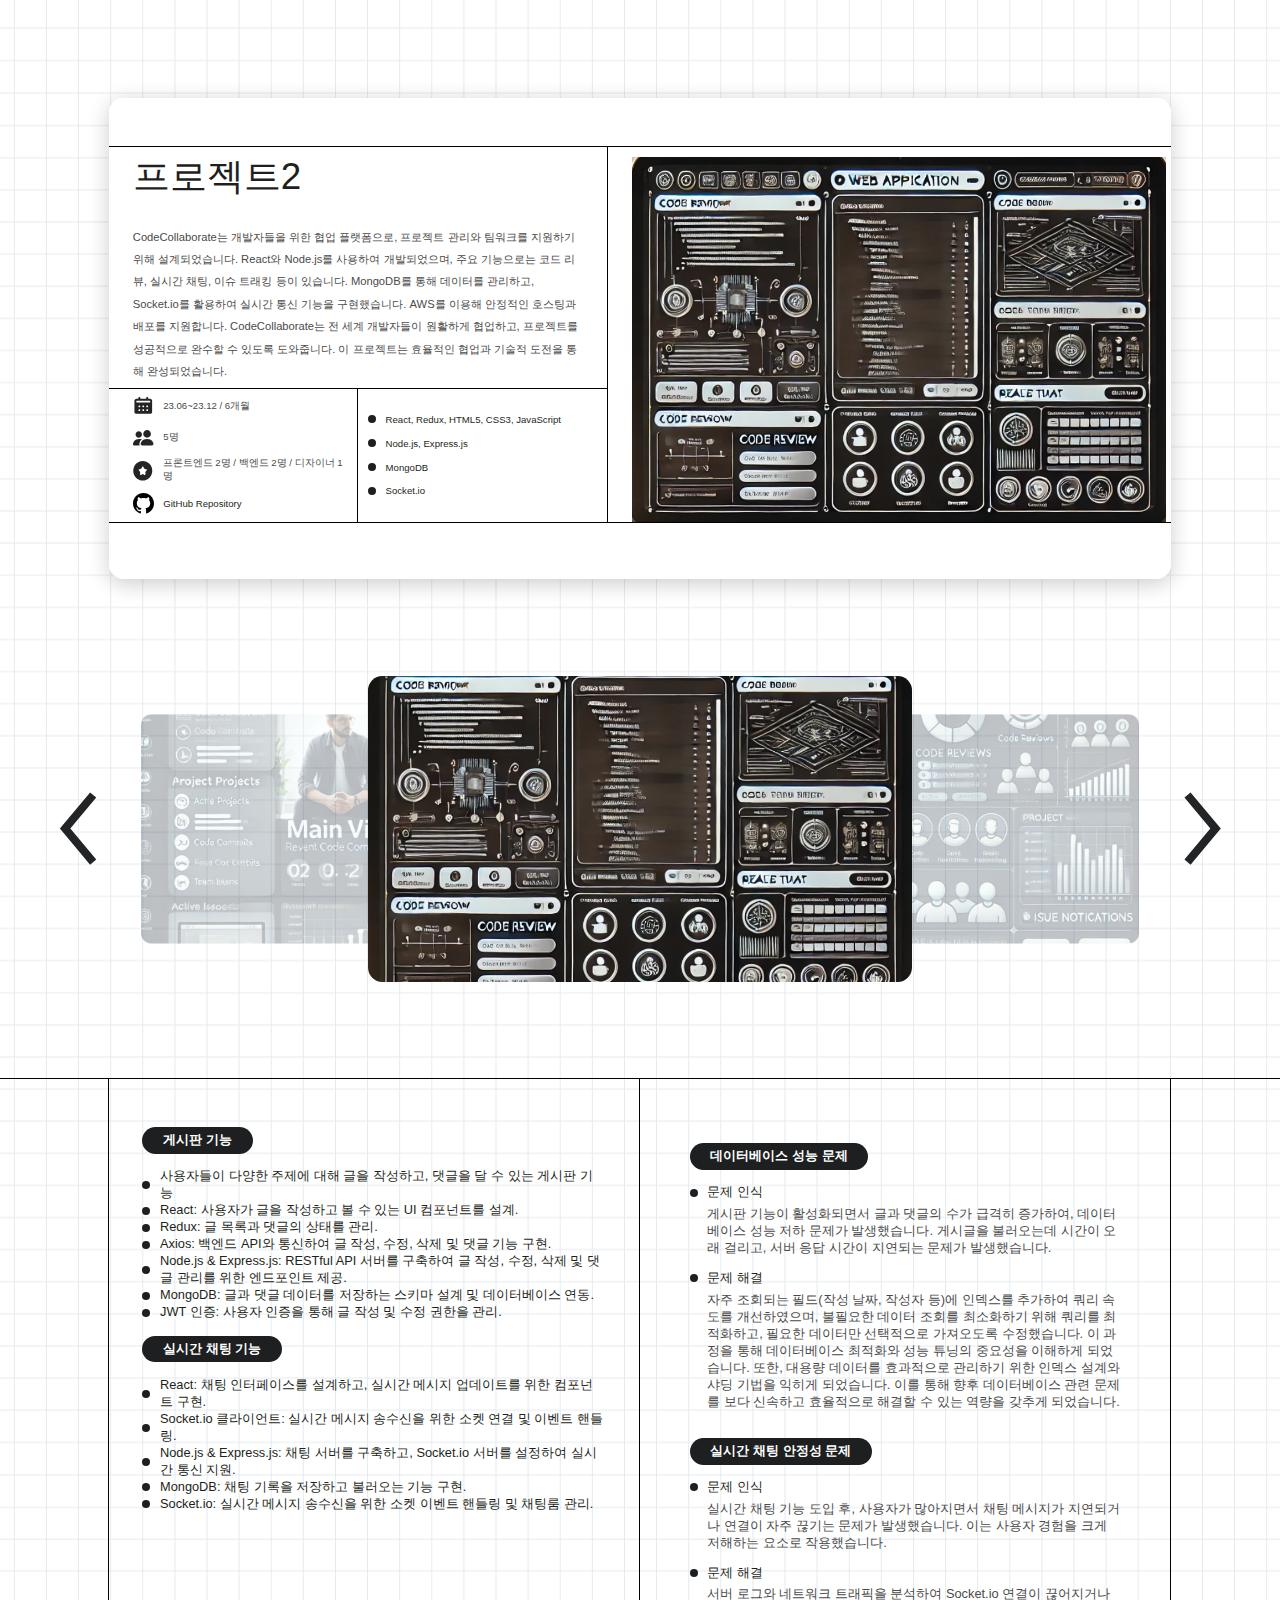
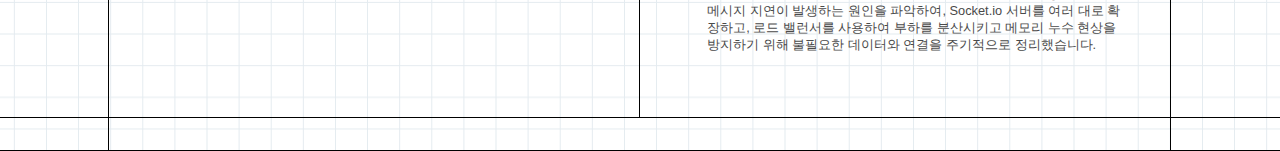
<file: resume/project2.html>
<!DOCTYPE html>
<html lang="en">

<head>
  <meta charset="UTF-8" />
  <meta name="viewport" content="width=device-width, initial-scale=1.0" />
  <meta property="og:type" content="website" />
  <meta property="og:url" content="https://scccurri.github.io/portfolio/index.html" />
  <meta property="og:title" content="최지웅 이력서" />
  <meta property="og:image" content="image/OGimage.png" />
  <meta property="og:description" content="최지웅 이력서입니다." />
  <meta property="og:site_name" content="SCC Portfolio" />
  <meta property="og:locale" content="en_US" />
  <meta property="og:image:width" content="1200" />
  <meta property="og:image:height" content="630" />

  <title>최지웅 이력서</title>
  <style>
    :root {
      --main-bg-color: #fff;
      --main-font-color: #1d1f20;
      font-family: "NanumSquareOTF-Regular", Helvetica;
      font-weight: 400;
      --card-margin: 6.1rem 6.8rem 0;
      --card-height: 30.1rem;
      --card-border-radius: 0.9rem;
      --text-color-secondary: #4a4a4a;
    }
  
    body {
      margin: 0;
      background-image: url("image/bg.png");
      background-size: cover;
      background-position: center;
      background-repeat: no-repeat;
      background-attachment: scroll;
      overflow-x: hidden;
    }
  
    .project-card {
      margin: var(--card-margin);
      height: var(--card-height);
      border-radius: var(--card-border-radius);
      background: var(--main-bg-color);
      box-shadow: 0 0.3rem 1.3rem 0 rgba(0, 0, 0, 0.2);
      display: grid;
      grid-template-areas:
        "top top top"
        "name name image"
        "icons tool image"
        "bottom bottom bottom";
      grid-template-rows: 3.1rem 15.1rem 8.3rem 3.1rem;
      grid-template-columns: 15.6rem 15.6rem 1fr;
      overflow: hidden;
    }
  
    .project-card>* {
      background-color: var(--main-bg-color);
      border-right: 1px solid #000;
      border-bottom: 1px solid #000;
    }
  
    .project-card::before,
    .project-card::after {
      content: "";
      background-color: var(--main-bg-color);
    }
  
    .project-card::before {
      grid-area: top;
      border-bottom: 1px solid #000;
    }
  
    .project-card::after {
      grid-area: bottom;
      border-top: 1px solid #000;
      border-bottom: none;
    }
  
    .project-card-name {
      grid-area: name;
      padding: 0 1.5rem;
      display: flex;
      flex-direction: column;
      justify-content: center;
      gap: 1.5rem;
      border-left: none;
    }
  
    .project-card-image {
      grid-area: image;
      padding: 0.6rem;
      border-right: none;
      border-bottom: none;
      width: 100%;
      height: 100%;
      display: flex;
      align-items: center;
      justify-content: center;
      overflow: hidden;
    }
  
    .project-image {
      max-width: 100%;
      max-height: 100%;
      object-fit: contain;
    }
  
    .project-card-icons {
      grid-area: icons;
      padding: 0.6rem;
      border-left: none;
      display: flex;
      flex-direction: column;
      justify-content: center;
      padding-left: 1.5rem;
      border-bottom: none;
      gap: 0.6rem;
    }
  
    .project-row,
    .project-github-link {
      display: flex;
      align-items: center;
      gap: 0.6rem;
    }
  
    .project-github-link a {
      color: var(--main-font-color);
      font-size: 0.6rem;
      text-decoration: none;
    }
  
    .project-github-link a:hover {
      text-decoration: underline;
    }
  
    .project-icon {
      width: 1.3rem;
      height: 1.3rem;
    }
  
    .project-content-detail {
      font-size: 0.6rem;
    }
  
    .project-card-tool {
      grid-area: tool;
      padding: 0.6rem;
      display: flex;
      flex-direction: column;
      justify-content: center;
      gap: 0.8rem;
      border-bottom: none;
    }
  
    .project-title {
      color: var(--main-font-color);
      font-size: 2.3rem;
      line-height: normal;
    }
  
    .project-content {
      color: var(--text-color-secondary);
      font-size: 0.7rem;
      line-height: 1.4rem;
    }
  
    .project-content-detail {
      color: var(--text-color-secondary);
      font-size: 0.6rem;
      line-height: normal;
    }
  
    .project-tool-detail {
      color: var(--main-font-color);
      font-size: 0.6rem;
      line-height: normal;
    }
  
    .project-tool-point {
      width: 0.5rem;
      height: 0.5rem;
    }
  
    .project-pictures {
      display: flex;
      justify-content: center;
      align-items: center;
      position: relative;
      margin: 3.1rem;
      overflow: hidden;
      height: 25rem;
    }
  
    .project-picture-wrapper {
      display: flex;
      justify-content: center;
      align-items: center;
      width: 100%;
      height: 100%;
      position: relative;
    }
  
    .project-picture {
      position: absolute;
      transition: all 0.5s ease-in-out;
      width: 34rem;
      height: 19.1rem;
    }
  
    .project-picture.side {
      transform: scale(0.75) translateX(-50%);
      z-index: 1;
      opacity: 0.3;
    }
  
    .project-picture.side.right {
      transform: scale(0.75) translateX(50%);
    }
  
    .project-picture.center {
      z-index: 2;
      transform: scale(1) translateX(0);
      opacity: 1;
    }
  
    .project-div-image {
      width: 100%;
      height: 100%;
      display: block;
      border-radius: 0.9rem;
      object-fit: cover;
    }
  
    .project-prev,
    .project-next {
      position: absolute;
      cursor: pointer;
      z-index: 3;
    }
  
    .project-prev {
      left: 0.6rem;
    }
  
    .project-next {
      right: 0.6rem;
    }
  
    .detail-card {
      border-top: 1px solid #000;
      display: grid;
      grid-template-areas:
        "a list ts b"
        "c d d e";
      grid-template-columns: 6.8rem 1fr 1fr 6.8rem;
      grid-template-rows: min-content 2.1rem;
      overflow: hidden;
    }
  
    .detail-card>* {
      border-right: 1px solid #000;
      border-bottom: 1px solid #000;
    }
  
    .detail-card-a {
      grid-area: a;
    }
  
    .detail-card-b {
      grid-area: b;
      border-right: none;
    }
  
    .detail-card-c {
      grid-area: c;
    }
  
    .detail-card-d {
      grid-area: d;
    }
  
    .detail-card-e {
      grid-area: e;
      border-right: none;
    }
  
    .detail-card-list {
      grid-area: list;
      padding: 2.1rem;
      border-right: 1px solid #000;
      overflow: hidden;
    }
  
    .detail-card-wrapper {
      display: flex;
      flex-direction: column;
    }
  
    .detail-card-title {
      color: var(--main-font-color);
      font-size: 1.1rem;
      font-weight: bold;
      margin-bottom: 1rem;
      display: inline-block;
      white-space: nowrap;
      overflow: hidden;
      text-overflow: ellipsis;
      max-width: 100%;
    }
  
    .detail-card-ts {
      grid-area: ts;
      padding: 3.1rem;
      font-size: 0.8rem;
      display: flex;
      flex-direction: column;
      justify-content: center;
    }
  
    .detail-card-title {
      display: inline-flex;
      padding: 0.3rem 1.3rem;
      justify-content: center;
      align-items: center;
      gap: 0.8rem;
      border-radius: 1.8rem;
      font-size: 0.8rem;
      background: var(--main-font-color);
      color: white;
      width: fit-content;
      margin: 0.9rem 0;
    }
  
    .project-card-detail {
      color: var(--main-font-color);
      font-size: 0.8rem;
      line-height: normal;
    }
  
    .project-card-ex {
      color: var(--text-color-secondary);
      font-family: var(--font-family-main);
      font-size: 0.8rem;
      line-height: normal;
      margin: 0.3rem 0 0.8rem 1.1rem;
    }
  
    @media (max-width: 64rem) {
      .project-card {
        margin: 3rem;
        height: auto;
        grid-template-areas:
          "top top"
          "name image"
          "icons tool"
          "bottom bottom";
        grid-template-columns: 1fr 1fr;
        grid-template-rows: auto;
      }
    }
  
    @media (max-width: 48rem) {
      .project-card {
        margin: 1.3rem;
        grid-template-areas:
          "image"
          "name"
          "icons"
          "tool";
        grid-template-rows: auto auto auto auto;
        grid-template-columns: 1fr;
        height: auto;
      }
  
      .project-card-image {
        grid-area: image;
        width: 100%;
        height: auto;
      }
  
      .project-card-name {
        grid-area: name;
        padding: 1rem;
      }
  
      .project-content {
        padding: 0 1rem;
        font-size: 0.9rem;
        line-height: 1.5;
      }
  
      .project-card-icons {
        grid-area: icons;
      }
  
      .project-card-tool {
        grid-area: tool;
      }
  
      .project-card-name,
      .project-card-image,
      .project-card-icons,
      .project-card-tool {
        padding: 0.6rem;
        border-right: none;
        border-bottom: 1px solid #000;
      }
  
      .project-card-tool {
        border-bottom: none;
      }
  
      .project-card-icons,
      .project-card-tool {
        flex-direction: column;
        align-items: flex-start;
        gap: 0.8rem;
      }
  
      .project-row {
        width: 100%;
      }
  
      .project-pictures {
        margin: 1.5rem;
      }
  
      .project-picture-wrapper {
        width: 100%;
      }
  
      .project-div-image {
        width: 80%;
        height: auto;
        display: block;
        margin: 0 auto;
        border-radius: 0.9rem;
      }
  
      .project-picture.side {
        display: none;
      }
  
      .project-picture.center {
        display: flex;
        justify-content: center;
        align-items: center;
        width: 100%;
        height: auto;
      }
  
      .detail-card {
        grid-template-areas:
          "a list b"
          "c ts d"
          "e e e";
        grid-template-columns: 1rem 1fr 1rem;
        grid-template-rows: auto auto 2.1rem;
      }
  
      .detail-card-d {
        grid-area: d;
        border-right: none;
      }
  
      .detail-card-list,
      .detail-card-ts {
        padding: 1.5rem;
      }
    }
  
    a:focus,
    button:focus,
    input:focus,
    select:focus,
    textarea:focus {
      outline: 2px solid var(--highlight-color);
      outline-offset: 2px;
    }
  
    .project-content,
    .project-content-detail,
    .project-card-ex {
      color: var(--text-color-secondary);
      font-size: 0.8rem;
      line-height: normal;
    }
  
    .project-content {
      font-size: 0.7rem;
      line-height: 1.4rem;
    }
  
    .project-content-detail {
      font-size: 0.6rem;
    }
  </style>
</head>

<body>
  <div class="background">
    <div class="project-card">
      <div class="project-card-name">
        <div class="project-title">프로젝트2</div>
        <div class="project-content">
          CodeCollaborate는 개발자들을 위한 협업 플랫폼으로, 프로젝트 관리와 팀워크를 지원하기 위해 설계되었습니다. React와 Node.js를 사용하여 개발되었으며, 주요 기능으로는 코드 리뷰, 실시간 채팅, 이슈 트래킹 등이 있습니다. MongoDB를 통해 데이터를 관리하고, Socket.io를 활용하여 실시간 통신 기능을 구현했습니다. AWS를 이용해 안정적인 호스팅과 배포를 지원합니다. CodeCollaborate는 전 세계 개발자들이 원활하게 협업하고, 프로젝트를 성공적으로 완수할 수 있도록 도와줍니다. 이 프로젝트는 효율적인 협업과 기술적 도전을 통해 완성되었습니다.</div>
      </div>
      <div class="project-card-image">
        <img src="image/p2.png" class="project-image" />
      </div>
      <div class="project-card-icons">
        <div class="project-row">
          <img src="image/period.svg" class="project-icon" />
          <div class="project-content-detail">23.06~23.12 / 6개월</div>
        </div>
        <div class="project-row">
          <img src="image/people.svg" class="project-icon" />
          <div class="project-content-detail">5명</div>
        </div>
        <div class="project-row">
          <img src="image/role.svg" class="project-icon" />
          <div class="project-content-detail">프론트엔드 2명 / 백엔드 2명 / 디자이너 1명</div>
        </div>
        <div class="project-github-link">
          <img src="image/github.svg" class="project-icon" />
          <a href="https://github.com/username/repository" target="_blank" rel="noopener noreferrer">GitHub
            Repository</a>
        </div>
      </div>
      <div class="project-card-tool">
        <div class="project-row">
          <img src="image/point.svg" class="project-tool-point" />
          <div class="project-tool-detail">React, Redux, HTML5, CSS3, JavaScript</div>
        </div>
        <div class="project-row">
          <img src="image/point.svg" class="project-tool-point" />
          <div class="project-tool-detail">Node.js, Express.js</div>
        </div>
        <div class="project-row">
          <img src="image/point.svg" class="project-tool-point" />
          <div class="project-tool-detail">MongoDB</div>
        </div>
        <div class="project-row">
          <img src="image/point.svg" class="project-tool-point" />
          <div class="project-tool-detail">Socket.io</div>
        </div>
      </div>
    </div>
    <div class="project-pictures">
      <img class="project-prev" src="image/prev.svg" onclick="moveImages('prev')" />
      <div class="project-picture-wrapper">
        <div class="project-picture side" id="image1">
          <img src="image/p2.png" class="project-div-image" />
        </div>
        <div class="project-picture center" id="image2">
          <img src="image/p2-detail1.png" class="project-div-image" />
        </div>
        <div class="project-picture side" id="image3">
          <img src="image/p2-detail2.png" class="project-div-image" />
        </div>
      </div>
      <img class="project-next" src="image/next.svg" onclick="moveImages('next')" />
    </div>
    <div class="detail-card">
      <div class="detail-card-a"></div>
      <div class="detail-card-b"></div>
      <div class="detail-card-c"></div>
      <div class="detail-card-d"></div>
      <div class="detail-card-e"></div>
      <div class="detail-card-list">
        <div class="detail-card-wrapper">
          <div class="detail-card-title">게시판 기능</div>
          <div class="project-row">
            <img src="image/point.svg" class="project-tool-point" />
            <div class="project-card-detail">사용자들이 다양한 주제에 대해 글을 작성하고, 댓글을 달 수 있는 게시판 기능</div>
          </div>
          <div class="project-row">
            <img src="image/point.svg" class="project-tool-point" />
            <div class="project-card-detail">React: 사용자가 글을 작성하고 볼 수 있는 UI 컴포넌트를 설계.</div>
          </div>
          <div class="project-row">
            <img src="image/point.svg" class="project-tool-point" />
            <div class="project-card-detail">Redux: 글 목록과 댓글의 상태를 관리.</div>
          </div><div class="project-row">
            <img src="image/point.svg" class="project-tool-point" />
            <div class="project-card-detail">Axios: 백엔드 API와 통신하여 글 작성, 수정, 삭제 및 댓글 기능 구현.</div>
          </div><div class="project-row">
            <img src="image/point.svg" class="project-tool-point" />
            <div class="project-card-detail">Node.js & Express.js: RESTful API 서버를 구축하여 글 작성, 수정, 삭제 및 댓글 관리를 위한 엔드포인트 제공.</div>
          </div><div class="project-row">
            <img src="image/point.svg" class="project-tool-point" />
            <div class="project-card-detail">MongoDB: 글과 댓글 데이터를 저장하는 스키마 설계 및 데이터베이스 연동.</div>
          </div><div class="project-row">
            <img src="image/point.svg" class="project-tool-point" />
            <div class="project-card-detail">JWT 인증: 사용자 인증을 통해 글 작성 및 수정 권한을 관리.</div>
          </div>
          <div class="detail-card-title">실시간 채팅 기능</div>
          <div class="project-row">
            <img src="image/point.svg" class="project-tool-point" />
            <div class="project-card-detail">React: 채팅 인터페이스를 설계하고, 실시간 메시지 업데이트를 위한 컴포넌트 구현.</div>
          </div><div class="project-row">
            <img src="image/point.svg" class="project-tool-point" />
            <div class="project-card-detail">Socket.io 클라이언트: 실시간 메시지 송수신을 위한 소켓 연결 및 이벤트 핸들링.</div>
          </div>
          <div class="project-row">
            <img src="image/point.svg" class="project-tool-point" />
            <div class="project-card-detail">Node.js & Express.js: 채팅 서버를 구축하고, Socket.io 서버를 설정하여 실시간 통신 지원.</div>
          </div>
          <div class="project-row">
            <img src="image/point.svg" class="project-tool-point" />
            <div class="project-card-detail">MongoDB: 채팅 기록을 저장하고 불러오는 기능 구현.</div>
          </div>
          <div class="project-row">
            <img src="image/point.svg" class="project-tool-point" />
            <div class="project-card-detail">Socket.io: 실시간 메시지 송수신을 위한 소켓 이벤트 핸들링 및 채팅룸 관리.</div>
          </div>
        </div>
      </div>
      <div class="detail-card-ts">
        <div class="detail-card-title">데이터베이스 성능 문제</div>
        <div class="project-row">
          <img src="image/point.svg" class="project-tool-point" />
          <div class="project-card-detail">문제 인식</div>
        </div>
        <div class="project-card-ex">게시판 기능이 활성화되면서 글과 댓글의 수가 급격히 증가하여, 데이터베이스 성능 저하 문제가 발생했습니다. 게시글을 불러오는데 시간이 오래 걸리고, 서버 응답 시간이 지연되는 문제가 발생했습니다.

        </div>

        <div class="project-row">
          <img src="image/point.svg" class="project-tool-point" />
          <div class="project-card-detail">문제 해결</div>
        </div>
        <div class="project-card-ex">자주 조회되는 필드(작성 날짜, 작성자 등)에 인덱스를 추가하여 쿼리 속도를 개선하였으며, 불필요한 데이터 조회를 최소화하기 위해 쿼리를 최적화하고, 필요한 데이터만 선택적으로 가져오도록 수정했습니다. 이 과정을 통해 데이터베이스 최적화와 성능 튜닝의 중요성을 이해하게 되었습니다. 또한, 대용량 데이터를 효과적으로 관리하기 위한 인덱스 설계와 샤딩 기법을 익히게 되었습니다. 이를 통해 향후 데이터베이스 관련 문제를 보다 신속하고 효율적으로 해결할 수 있는 역량을 갖추게 되었습니다.</div>
        <div class="detail-card-title">실시간 채팅 안정성 문제</div>
        <div class="project-row">
          <img src="image/point.svg" class="project-tool-point" />
          <div class="project-card-detail">문제 인식</div>
        </div>
        <div class="project-card-ex">실시간 채팅 기능 도입 후, 사용자가 많아지면서 채팅 메시지가 지연되거나 연결이 자주 끊기는 문제가 발생했습니다. 이는 사용자 경험을 크게 저해하는 요소로 작용했습니다.</div>

        <div class="project-row">
          <img src="image/point.svg" class="project-tool-point" />
          <div class="project-card-detail">문제 해결</div>
        </div>
        <div class="project-card-ex">서버 로그와 네트워크 트래픽을 분석하여 Socket.io 연결이 끊어지거나 메시지 지연이 발생하는 원인을 파악하여, Socket.io 서버를 여러 대로 확장하고, 로드 밸런서를 사용하여 부하를 분산시키고 메모리 누수 현상을 방지하기 위해 불필요한 데이터와 연결을 주기적으로 정리했습니다.        </div>

      </div>
    </div>
  </div>
  </div>
  <script>
    document.addEventListener("DOMContentLoaded", function () {
      setLanguage();

      if (document.getElementById("image1")) {
        updateImages();
      }
    });

    function setLanguage() {
      const lang = getUrlParameter("lang") || "ko";
      const mode = getUrlParameter("mode");
      const currentPage = window.location.pathname.split("/").pop();
      const isCorrectPage =
        (lang === "en" &&
          (currentPage === "project_en.html" ||
            currentPage === "project2_en.html")) ||
        (lang === "ko" &&
          (currentPage === "project.html" || currentPage === "project2.html"));

      if (!isCorrectPage) {
        const targetPage =
          lang === "en"
            ? currentPage === "project2.html" || currentPage === "project2_en.html"
              ? "project2_en.html"
              : "project_en.html"
            : currentPage === "project2.html" || currentPage === "project2_en.html"
              ? "project2.html"
              : "project.html";
        const queryString = [];
        if (lang) queryString.push(`lang=${lang}`);
        if (mode) queryString.push(`mode=${mode}`);
        const queryPart = queryString.length > 0 ? `?${queryString.join("&")}` : "";
        window.location.href = targetPage + queryPart;
      }
    }

    function getUrlParameter(name) {
      const url = window.location.href;
      const param = url.match(new RegExp(`[?&]${name}=([^&]*)`));
      return param && param[1];
    }

    let currentImageIndex = 0;
    const projectImages = {
      project1: ["p1.png", "p1-detail1.png", "p1-detail2.png"],
      project2: ["p2.png", "p2-detail1.png", "p2-detail2.png"],
    };

    function updateImages(isAnimating) {
      const images = document.querySelectorAll(".project-picture");
      const isMobile = window.innerWidth <= 768;

      images.forEach((image, index) => {
        const position = (index - currentImageIndex + 3) % 3;

        if (position === 0) {
          image.className = `project-picture center ${isAnimating ? "animating" : ""
            }`;
          image.style.left = isMobile ? "0" : "50%";
          image.style.transform = isMobile ? "none" : "translate(-50%, 0) scale(1)";
        } else if (position === 1) {
          image.className = `project-picture side right ${isAnimating ? "animating" : ""
            }`;
          image.style.left = isMobile ? "0" : "75%";
          image.style.transform = isMobile
            ? "none"
            : "translate(-50%, 0) scale(0.75)";
        } else {
          image.className = `project-picture side ${isAnimating ? "animating" : ""
            }`;
          image.style.left = isMobile ? "0" : "25%";
          image.style.transform = isMobile
            ? "none"
            : "translate(-50%, 0) scale(0.75)";
        }

        image.style.opacity = position === 0 ? "1" : "0.3";
        image.style.zIndex = position === 0 ? "2" : "1";
      });
    }

    function moveImages(direction) {
      const isMobile = window.innerWidth <= 768;

      if (!isMobile) {
        const wrapper = document.querySelector(".project-picture-wrapper");
        wrapper.style.transition = "transform 0.5s ease-in-out";
      }

      if (direction === "next") {
        currentImageIndex = (currentImageIndex + 1) % 3;
      } else if (direction === "prev") {
        currentImageIndex = (currentImageIndex - 1 + 3) % 3;
      }

      updateImages(true);

      setTimeout(() => {
        updateImages(false);
      }, 500);
    }

  </script>
</body>

</html>
</file>
<file: bingo/style.css>
/* ==============================
 🎨 기본 전역 스타일
============================== */
body {
  font-family: "Pretendard", sans-serif;
  background-color: #f6f7fb;
  display: flex;
  flex-direction: column;
  align-items: center;
  padding: 40px 10px 160px;
  transform: scale(0.7);              /* 🔹 전체 화면 비율 축소 */
  transform-origin: top center;       /* 🔹 상단 기준 축소 */
}

/* ==============================
 🎴 빙고 카드 레이아웃
============================== */
.grid {
  display: grid;
  grid-template-columns: repeat(5, 150px);
  grid-gap: 20px;
  justify-content: center;
}

.card {
  width: 150px;
  height: 150px;
  perspective: 1000px;
  cursor: pointer;
  z-index: 5;
}

.inner {
  width: 100%;
  height: 100%;
  position: relative;
  transition: transform 0.6s;
  transform-style: preserve-3d;
}

.card.flipped .inner {
  transform: rotateY(180deg);
}

.front,
.back {
  position: absolute;
  width: 100%;
  height: 100%;
  border-radius: 16px;
  backface-visibility: hidden;
  box-shadow: 0 4px 12px rgba(0, 0, 0, 0.1);
  text-align: center;
  font-weight: 600;
  box-sizing: border-box;
}

.front {
  background-color: #cfd8dc;
  color: #37474f;
  display: flex;
  align-items: center;
  justify-content: center;
  font-size: 1.1rem;
}

.back {
  background-color: #ffffff;
  color: #333;
  transform: rotateY(180deg);
  font-size: 0.9rem;
  padding: 10px;
  display: flex;
  flex-direction: column;
  justify-content: space-between;
  border: 3px solid transparent;
  transition: background-color 0.3s, border-color 0.3s;
}

/* ==============================
 🟦 팀 색상
============================== */
.team-A {
  background-color: #bbdefb;
  border-color: #2196f3;
}
.team-B {
  background-color: #ffcdd2;
  border-color: #e53935;
}
.team-C {
  background-color: #c8e6c9;
  border-color: #43a047;
}
.team-D {
  background-color: #ffe0b2;
  border-color: #fb8c00;
}

/* ==============================
 🧩 카드 내용
============================== */
.topic {
  flex-grow: 1;
  display: flex;
  align-items: center;
  justify-content: center;
  line-height: 1.4;
}

.name-field {
  border-top: 1px solid #ddd;
  padding-top: 4px;
}

.name-field input {
  width: 100%;
  padding: 3px;
  border-radius: 6px;
  border: 1px solid #ccc;
  font-size: 0.8rem;
  text-align: center;
}

/* ==============================
 📦 설명 / 결과 박스
============================== */
.explain-box,
.result-box {
  margin-top: 30px;
  width: calc(150px * 5 + 80px);
  background: #fff;
  border: 2px solid #90a4ae;
  border-radius: 12px;
  padding: 14px 16px 20px 16px;
  line-height: 1.5;
  color: #333;
  box-shadow: 0 4px 12px rgba(0, 0, 0, 0.1);
}

.explain-box {
  position: relative;
  min-height: 70px;
  overflow: hidden;
}

.result-box {
  text-align: center;
  font-weight: 600;
  margin-top: 10px;
}

/* ==============================
 🪄 설명 토글 버튼
============================== */
.toggle-explain {
  position: absolute;
  top: 8px;
  right: 10px;
  background-color: #607d8b;
  color: #fff;
  border: none;
  border-radius: 8px;
  padding: 4px 10px;
  font-size: 0.85rem;
  cursor: pointer;
  transition: background-color 0.2s;
}
.toggle-explain:hover {
  background-color: #455a64;
}

/* 설명 내용 (기본 숨김) */
#explainContent {
  color: transparent;
  transition: color 0.3s ease;
}
#explainContent.visible {
  color: #333; /* 버튼 클릭 시 표시 */
}

/* ==============================
 ⚙️ 하단 컨트롤러
============================== */
.controller {
  position: fixed;
  bottom: 20px;
  width: 100%;
  text-align: center;
  background: #f6f7fb;
  padding: 10px 0;
  z-index: 10;
}

button {
  margin: 0 6px;
  padding: 6px 12px;
  font-size: 1rem;
  border: none;
  border-radius: 8px;
  background-color: #607d8b;
  color: #fff;
  cursor: pointer;
  transition: background-color 0.2s;
}
button:hover {
  background-color: #546e7a;
}
button.reset {
  background-color: #b71c1c;
}
button.reset:hover {
  background-color: #9a0007;
}

/* ==============================
 🎯 팀 선택 버튼
============================== */
.team-select {
  display: flex;
  justify-content: center;
  align-items: center;
  margin-top: 6px;
  flex-wrap: nowrap;
}

.team-btn {
  width: 26px;
  height: 26px;
  border-radius: 50%;
  border: 2px solid transparent;
  font-weight: 700;
  font-size: 0.75rem;
  cursor: pointer;
  display: flex;
  align-items: center;
  justify-content: center;
  transition: transform 0.2s, background-color 0.2s;
  box-sizing: border-box;
  margin: 2px;
}
.team-btn:hover {
  transform: scale(1.15);
}

/* ==============================
 📱 반응형 조정
============================== */
@media (max-width: 700px) {
  .grid {
    grid-template-columns: repeat(5, 120px);
    grid-gap: 14px;
  }

  .card {
    width: 120px;
    height: 120px;
  }

  .team-btn {
    width: 22px;
    height: 22px;
    font-size: 0.7rem;
  }

  .explain-box,
  .result-box {
    width: calc(120px * 5 + 60px);
  }
}

/* ==============================
 🚀 초기 선택 화면
============================== */
.setup-screen {
  text-align: center;
  margin-top: 120px;
  animation: fadeIn 0.6s ease;
}

.topic-buttons {
  display: flex;
  justify-content: center;
  flex-wrap: wrap;
  gap: 14px;
  margin-top: 20px;
}

.topic-buttons button {
  font-size: 1.2rem;
  padding: 10px 24px;
  border: none;
  border-radius: 12px;
  background-color: #607d8b;
  color: #fff;
  cursor: pointer;
  transition: transform 0.2s, background-color 0.2s;
}
.topic-buttons button:hover {
  background-color: #455a64;
  transform: scale(1.1);
}

/* 등장 애니메이션 */
@keyframes fadeIn {
  from { opacity: 0; transform: translateY(10px); }
  to { opacity: 1; transform: translateY(0); }
}

/* ==============================
 🎁 아이템 팝업
============================== */

.item-popup {
  position: fixed;
  top: 85%; /* 화면 중앙보다 약간 아래쪽 */
  left: 50%;
  transform: translate(-50%, -50%);
  background: #fff;
  border-radius: 20px;
  padding: 20px 30px;
  text-align: center;
  font-weight: bold;
  font-size: 1.3rem;
  z-index: 3000;
  box-shadow: 0 8px 24px rgba(0,0,0,0.25);
  animation: popIn 0.4s ease;
}

.item-popup.good {
  border: 4px solid #4caf50;
  color: #2e7d32;
}
.item-popup.bad {
  border: 4px solid #f44336;
  color: #b71c1c;
}

.item-popup .item-icon {
  font-size: 3rem;
  margin-bottom: 10px;
}
.item-popup .item-name {
  font-size: 1.6rem;
  margin-bottom: 6px;
}
.item-popup .item-desc {
  font-size: 1rem;
  color: #555;
}

@keyframes popIn {
  from { opacity: 0; transform: translate(-50%, -60%) scale(0.9); }
  to { opacity: 1; transform: translate(-50%, -50%) scale(1); }
}
</file>
